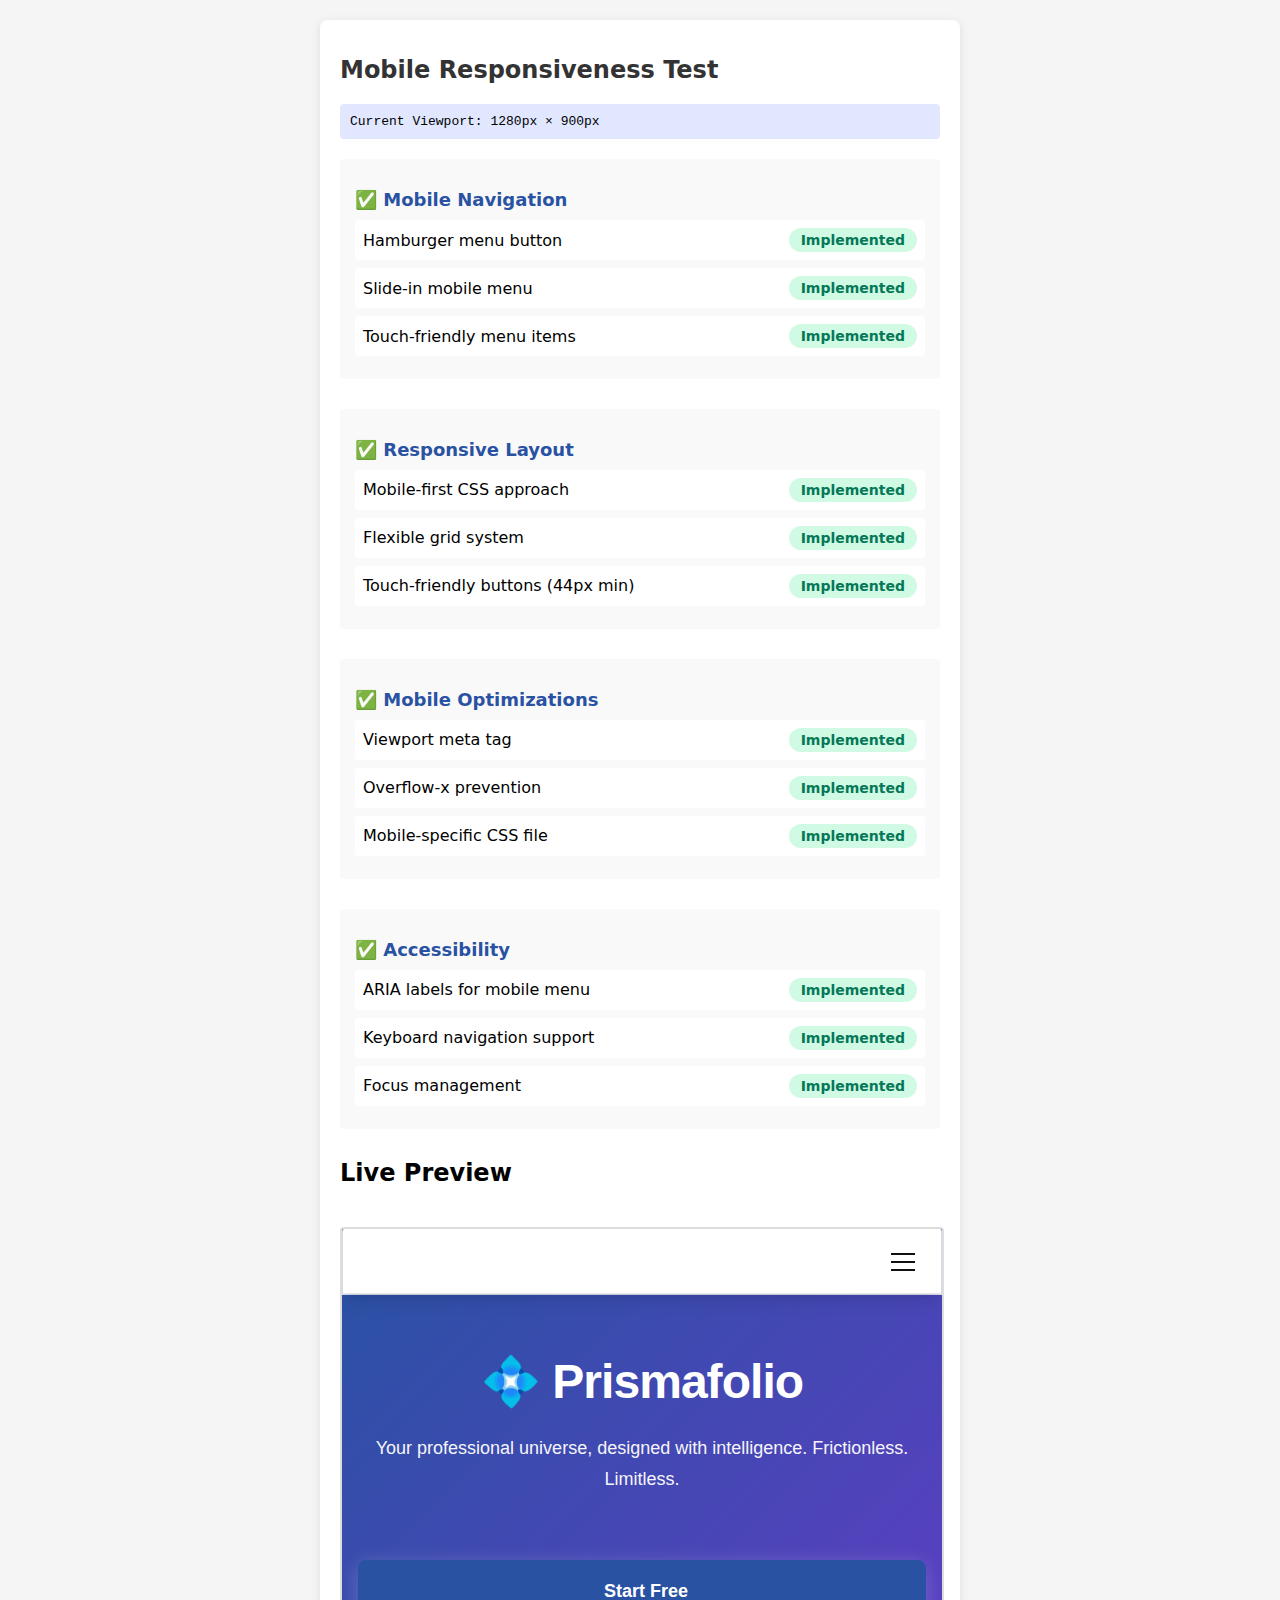
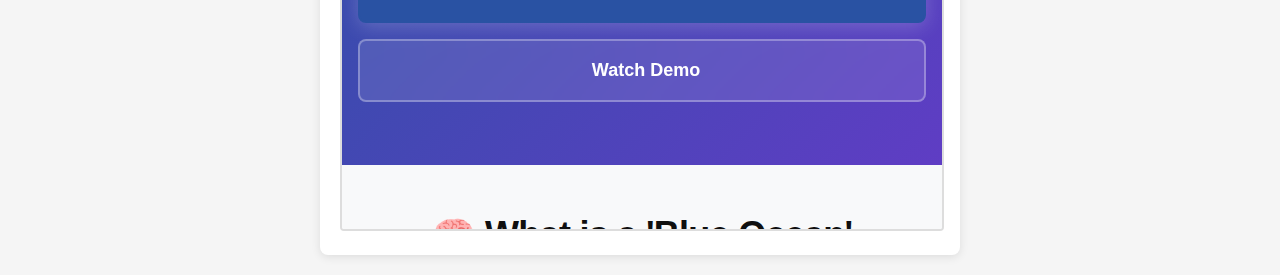
<file: test-mobile.html>
<!DOCTYPE html>
<html lang="en">
<head>
    <meta charset="UTF-8">
    <meta name="viewport" content="width=device-width, initial-scale=1.0">
    <title>Mobile Responsiveness Test - Prismafolio</title>
    <style>
        body {
            font-family: system-ui, -apple-system, sans-serif;
            padding: 20px;
            margin: 0;
            background: #f5f5f5;
        }
        .test-container {
            max-width: 600px;
            margin: 0 auto;
            background: white;
            padding: 20px;
            border-radius: 8px;
            box-shadow: 0 2px 10px rgba(0,0,0,0.1);
        }
        h1 {
            color: #333;
            font-size: 24px;
            margin-bottom: 20px;
        }
        .test-section {
            margin-bottom: 30px;
            padding: 15px;
            background: #f9f9f9;
            border-radius: 4px;
        }
        .test-section h2 {
            font-size: 18px;
            color: #2952a3;
            margin-bottom: 10px;
        }
        .status {
            display: inline-block;
            padding: 4px 12px;
            border-radius: 20px;
            font-size: 14px;
            font-weight: 600;
        }
        .status.pass {
            background: #d1fae5;
            color: #047857;
        }
        .test-item {
            margin: 8px 0;
            padding: 8px;
            background: white;
            border-radius: 4px;
            display: flex;
            align-items: center;
            justify-content: space-between;
        }
        .viewport-info {
            background: #e0e7ff;
            padding: 10px;
            border-radius: 4px;
            margin-bottom: 20px;
            font-family: monospace;
        }
        iframe {
            width: 100%;
            height: 600px;
            border: 2px solid #ddd;
            border-radius: 4px;
            margin-top: 20px;
        }
    </style>
</head>
<body>
    <div class="test-container">
        <h1>Mobile Responsiveness Test</h1>
        
        <div class="viewport-info">
            Current Viewport: <span id="viewport-size"></span>
        </div>
        
        <div class="test-section">
            <h2>✅ Mobile Navigation</h2>
            <div class="test-item">
                <span>Hamburger menu button</span>
                <span class="status pass">Implemented</span>
            </div>
            <div class="test-item">
                <span>Slide-in mobile menu</span>
                <span class="status pass">Implemented</span>
            </div>
            <div class="test-item">
                <span>Touch-friendly menu items</span>
                <span class="status pass">Implemented</span>
            </div>
        </div>
        
        <div class="test-section">
            <h2>✅ Responsive Layout</h2>
            <div class="test-item">
                <span>Mobile-first CSS approach</span>
                <span class="status pass">Implemented</span>
            </div>
            <div class="test-item">
                <span>Flexible grid system</span>
                <span class="status pass">Implemented</span>
            </div>
            <div class="test-item">
                <span>Touch-friendly buttons (44px min)</span>
                <span class="status pass">Implemented</span>
            </div>
        </div>
        
        <div class="test-section">
            <h2>✅ Mobile Optimizations</h2>
            <div class="test-item">
                <span>Viewport meta tag</span>
                <span class="status pass">Implemented</span>
            </div>
            <div class="test-item">
                <span>Overflow-x prevention</span>
                <span class="status pass">Implemented</span>
            </div>
            <div class="test-item">
                <span>Mobile-specific CSS file</span>
                <span class="status pass">Implemented</span>
            </div>
        </div>
        
        <div class="test-section">
            <h2>✅ Accessibility</h2>
            <div class="test-item">
                <span>ARIA labels for mobile menu</span>
                <span class="status pass">Implemented</span>
            </div>
            <div class="test-item">
                <span>Keyboard navigation support</span>
                <span class="status pass">Implemented</span>
            </div>
            <div class="test-item">
                <span>Focus management</span>
                <span class="status pass">Implemented</span>
            </div>
        </div>
        
        <h2 style="margin-top: 30px;">Live Preview</h2>
        <iframe src="index.html" title="Prismafolio Mobile Preview"></iframe>
    </div>
    
    <script>
        function updateViewportSize() {
            const width = window.innerWidth;
            const height = window.innerHeight;
            document.getElementById('viewport-size').textContent = `${width}px × ${height}px`;
        }
        
        updateViewportSize();
        window.addEventListener('resize', updateViewportSize);
    </script>
</body>
</html>
</file>
